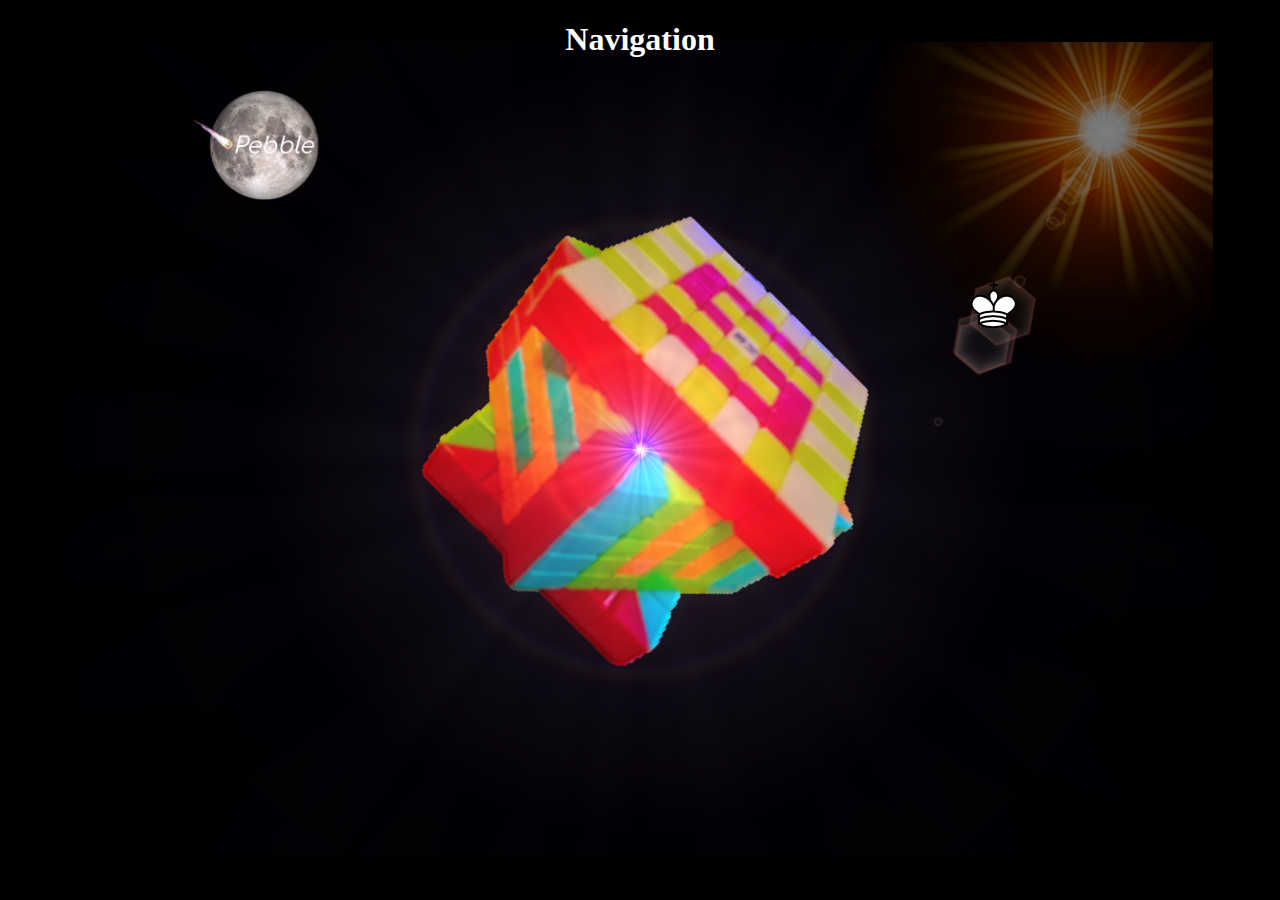
<file: index.html>
<!DOCTYPE html>
<html>
    <head>
        <meta charset="utf-8">
        <meta name="viewport" content="width=device-width">
        <title>Feynman Sums</title>
        <link rel="shortcut icon" href="images/googlepfp.png" type="image/">
        <link href="index.css" rel="stylesheet" type="text/css"/>
        <script src="index.js"></script>
        <script async src="https://pagead2.googlesyndication.com/pagead/js/adsbygoogle.js?client=ca-pub-2452953355131889" crossorigin="anonymous"></script>
    </head>
    <body>
        <h1>
            Navigation
        </h1>
        <div id="pebble">
            <a href="pebble/pebbletwo.html"><img src="images/pebblePic.png" id="pebble-img"></a>
        </div>
        <div id="chess">
            <a href="chess.html"><img src="images/WhiteKing.png" id="king-img"></a>
        </div>
    </body>
</html>
</file>
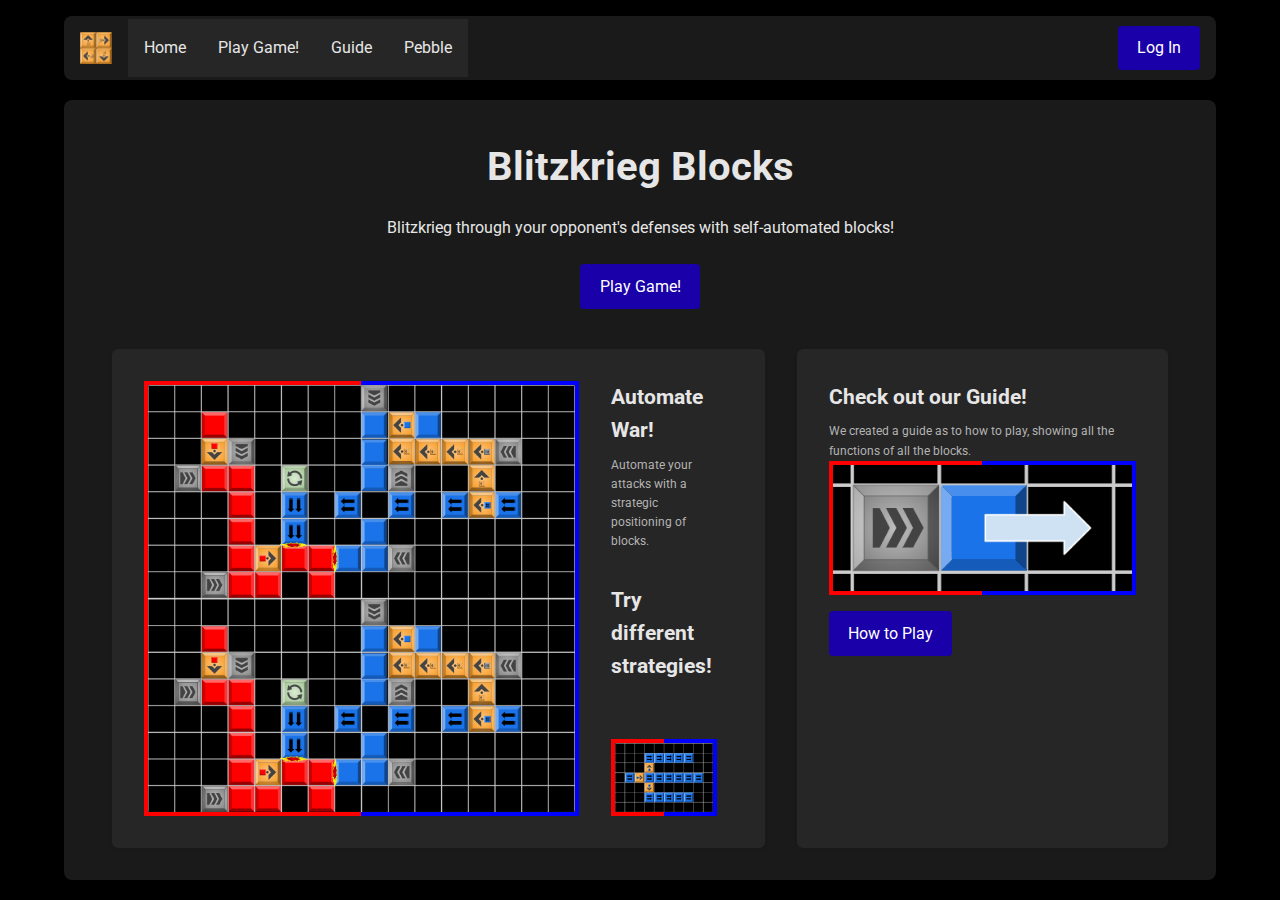
<file: Blockrieg/index.html>
<!doctype html>
<html lang="en">
  <head>
    <meta charset="UTF-8" />
    <link rel="icon" type="image/png" href="/Blockrieg/assets/Blockrieg-BiJqYo1p.png" />
    <meta name="viewport" content="width=device-width, initial-scale=1.0" />
    <title>Blockrieg</title>
    <script type="module" crossorigin src="/Blockrieg/assets/index-gfsTq0GU.js"></script>
    <link rel="stylesheet" crossorigin href="/Blockrieg/assets/index-DTHqNRrJ.css">
  </head>
  <body>
    <div id="root"></div>
  </body>
</html>
</file>
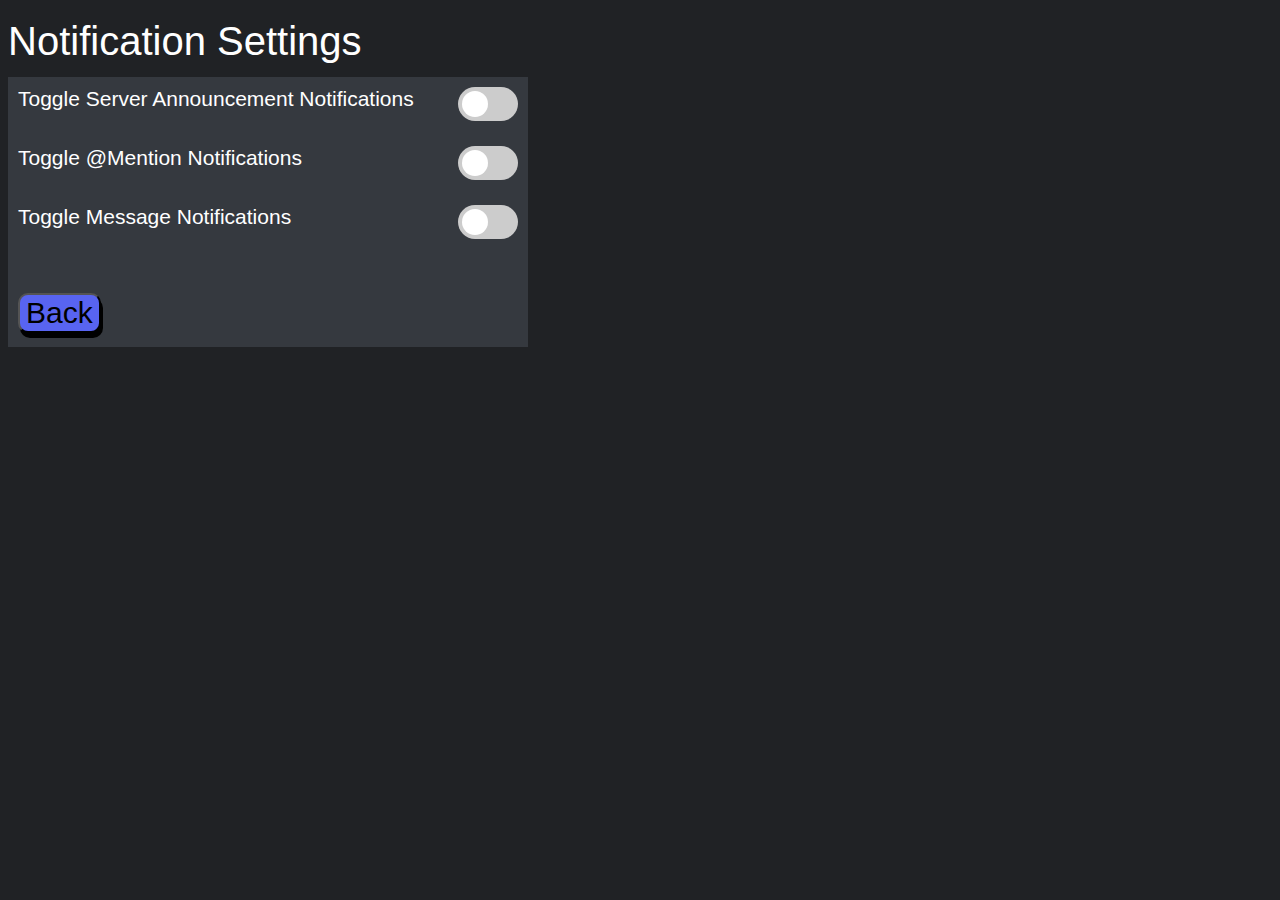
<file: notifications/notifications.html>
<html>
    <head>
        <title>Notifications</title>

        <script src="../universal.js"></script>
        <link rel="stylesheet" href="../universal.css">

        <script src="notifications.js"></script>
        <link rel="stylesheet" href="notifications.css">
    </head>
    <body>
        <div class="text" id="notif-title">Notification Settings</div>
        <div id="menu">
            <div class ="container" id="announcements-container">
                <div class="text" id="announcements-text">Toggle Server Announcement Notifications</div>
                <label class="switch">
                    <input type="checkbox" id="server-announcements">
                    <span class="slider round"></span>
                </label>
            </div>
            <div class ="container" id="mention-container">
                <div class="text" id="mention-text">Toggle @Mention Notifications</div>
                <label class="switch">
                    <input type="checkbox" id="mention">
                    <span class="slider round"></span>
                </label>
            </div>
            <div class ="container" id="message-container">
                <div class="text" id="message-text">Toggle Message Notifications</div>
                <label class="switch">
                    <input type="checkbox" id="message">
                    <span class="slider round"></span>
                </label><br>
            </div>
            <button type="button" onclick="window.location.replace('../pebble/pebble.html?ignore=true')">Back</button>
        </div>
    </body>
</html>
</file>
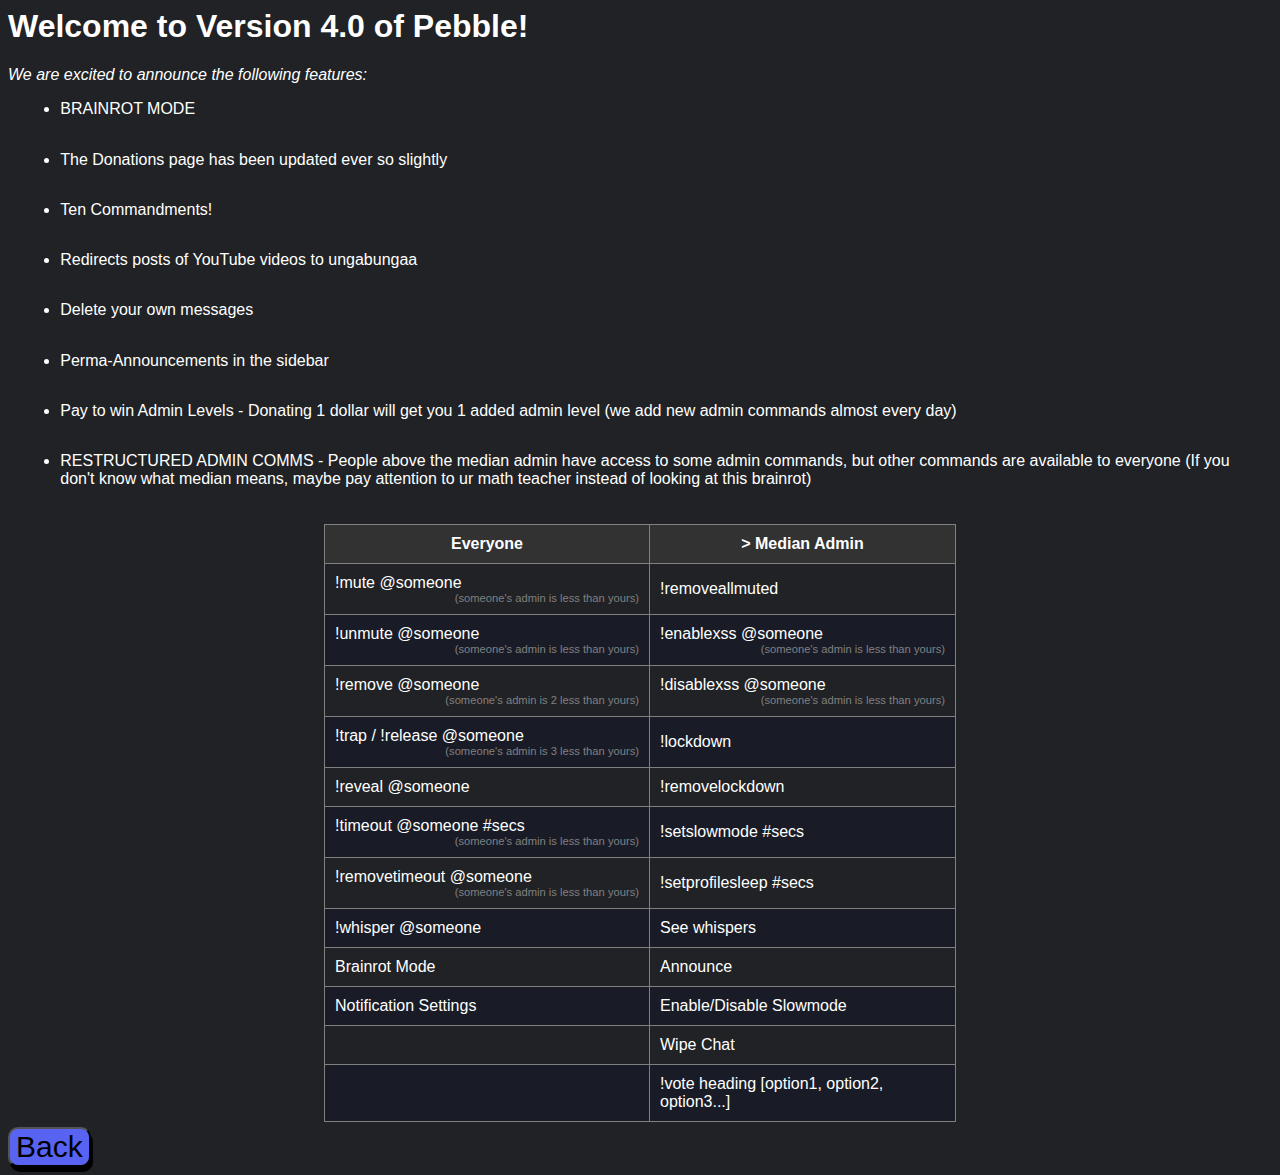
<file: UpdateNotes/updateNotes.html>
<html>
    <head>
        <link rel="stylesheet" href="../universal.css">
        <link rel="stylesheet" href="updateNotes.css">
        <title>Update Notes</title>
    </head>
    <body>
        <div class="updates">
            <h1>Welcome to Version 4.0 of Pebble!</h1>
            <p><i>We are excited to announce the following features: </i></p>
            <ul>
                <li>BRAINROT MODE</li>
                <li>The Donations page has been updated ever so slightly</li>
                <li>Ten Commandments!</li>
                <li>Redirects posts of YouTube videos to ungabungaa</li>
                <li>Delete your own messages</li>
                <li>Perma-Announcements in the sidebar</li>
                <li>Pay to win Admin Levels - Donating 1 dollar will get you 1 added admin level (we add new admin commands almost every day)</li>
                <li>RESTRUCTURED ADMIN COMMS - People above the median admin have access to some admin commands, but other commands are available to everyone (If you don't know what median means, maybe pay attention to ur math teacher instead of looking at this brainrot)</li>
            </ul>
        </div>
        <table>
            <thead>
                <tr>
                    <th>Everyone</th>
                    <th>> Median Admin</th>
                </tr>
            </thead>
            <tbody>
                <tr>
                    <td>!mute @someone <span class="hint">(someone's admin is less than yours)</span></td>
                    <td>!removeallmuted</td>
                </tr>
                <tr>
                    <td>!unmute @someone <span class="hint">(someone's admin is less than yours)</span></td>
                    <td>!enablexss @someone<span class="hint">(someone's admin is less than yours)</span></td>
                </tr>
                <tr>
                    <td>!remove @someone <span class="hint">(someone's admin is 2 less than yours)</span></td>
                    <td>!disablexss @someone<span class="hint">(someone's admin is less than yours)</span></td>
                </tr>
                <tr>
                    <td>!trap / !release @someone <span class="hint">(someone's admin is 3 less than yours)</span></td>
                    <td>!lockdown</td>
                </tr>
                <tr>
                    <td>!reveal @someone</td>
                    <td>!removelockdown</td>
                </tr>
                <tr>
                    <td>!timeout @someone #secs<span class="hint">(someone's admin is less than yours)</span></td>
                    <td>!setslowmode #secs</td>
                </tr>
                <tr>
                    <td>!removetimeout @someone<span class="hint">(someone's admin is less than yours)</span></td>
                    <td>!setprofilesleep #secs</td>
                </tr>
                <tr>
                    <td>!whisper @someone</td>
                    <td>See whispers</td>
                </tr>
                <tr>
                    <td>Brainrot Mode</td>
                    <td>Announce</td>
                </tr>
                <tr>
                    <td>Notification Settings</td>
                    <td>Enable/Disable Slowmode</td>
                </tr>
                <tr>
                    <td></td>
                    <td>Wipe Chat</td>
                </tr>
                <tr>
                    <td></td>
                    <td>!vote heading [option1, option2, option3...]</td>
                </tr>
            </tbody>
        </table>
        <button type="button" onclick="window.location.replace('../pebble/pebble.html')">Back</button>
    </body>
</html>
</file>
<file: index.css>
* {
    background-color: black;
    background-image: url("images/myBackground.png");
    background-attachment: fixed;
    background-position: center;
    background-repeat: no-repeat;
    background-size: cover;
    color: white;
    vertical-align: middle;
    text-align: center;
}

h1 {
    text-align: center;
}

#pebble-img {
    border: 4px;
    border-color: white;
    max-width: 10%;
    position: absolute;
    top: 10%;
    left: 15%;
}

#king-img {
    border: 4px;
    border-color: white;
    max-width: 10%;
    position: absolute;
    top: 30.5%;
    left: 75.2%;
}
</file>
<file: Blockrieg/assets/index-DTHqNRrJ.css>
@import"https://fonts.googleapis.com/css2?family=Roboto:wght@400;500;700&display=swap";*{box-sizing:border-box;font-size:1rem;font-size:min(1rem,4vw)}html,body{height:100vh;margin:0;padding:0;overflow-x:hidden}:root{--background-color: hsl(0, 0%, 0%);--secondary-background: hsl(0, 0%, 10%);--ternary-background: hsl(0, 0%, 15%);--primary-color: hsl(0, 0%, 90%);--secondary-color: hsl(0, 0%, 70%);--ternary-color: hsl(0, 0%, 50%);--quaternary-color: hsl(0, 0%, 50%);--hue-primary: hsl(249, 100%, 33%);--hue-secondary: hsl(249, 100%, 43%)}#root{display:flex;flex-direction:column;height:100%;width:100%;max-height:100vh;max-width:100vw}::-webkit-scrollbar{width:6px}::-webkit-scrollbar-thumb{background:#555;border-radius:6px}::-webkit-scrollbar-track{background:transparent}::-webkit-scrollbar-thumb:hover{background:#888}body{font-family:Roboto,sans-serif;background-color:var(--background-color);color:var(--secondary-color);line-height:1.6;width:100%;max-width:100%;height:100vh;max-height:100vh;display:flex;flex-direction:column}nav{width:90%;display:flex;align-items:center;padding:1rem;background-color:var(--secondary-background);height:4rem;margin:auto;margin-top:1rem;border-radius:8px}.logo{height:100%;align-items:center;padding-right:1rem}img{height:100%;align-items:center}.navBtn{color:var(--primary-color);background-color:var(--ternary-background);padding:1rem;transition:transform .25s;text-decoration:none;text-wrap-mode:nowrap;border:0px solid white}.navBtn:hover{color:var(--primary-color);transform:scale(1.15);border-radius:8px;border:1px solid var(--secondary-color);z-index:100}.profile{margin-left:auto;display:flex;align-items:center;gap:1rem}.profile-name{color:var(--primary-color)}.dropdown{position:relative;display:inline-block}.dropbtn{color:var(--primary-color);background-color:var(--secondary-background);padding:.5rem;border:0px solid white;border-radius:50%}.dropdown-content{display:none;position:absolute;top:100%;left:0;background-color:var(--ternary-background);min-width:160px;box-shadow:0 2px 6px #0003;z-index:1;flex-direction:column}.dropdown-content a{color:var(--primary-color);padding:12px 16px;text-decoration:none;display:block}.dropdown:hover .dropdown-content{display:flex}.dropbtn:hover,.dropdown-content a:hover{background-color:var(--secondary-background);cursor:pointer}.dropdown:hover .arrow{transform:rotate(180deg)}.container{width:90%;margin:auto;margin-top:1.25rem;margin-bottom:1.25rem;background-color:var(--secondary-background);padding:.5rem 2rem 2rem;border-radius:8px;box-shadow:0 0 10px #0000001a;flex-grow:1;display:flex;flex-direction:column;min-height:0}.mainSection{display:flex;flex-grow:1;min-height:0}header{text-align:center;margin-bottom:2rem;color:var(--primary-color)}h1{font-size:min(2.5rem,8vw);margin-bottom:.5rem}header p{font-size:min(1rem,4vw)}p{max-width:40rem;margin:1rem auto}footer{text-align:center;margin-top:3rem;font-size:.9rem;color:var(--secondary-background)}.btn{display:inline-block;background-color:var(--hue-primary);color:#fff;border:none;padding:.6rem 1.2rem;font-size:1rem;border-radius:4px;cursor:pointer;transition:background-color .3s ease;text-decoration:none;margin:.5rem 0}.btn:hover{background-color:var(--hue-secondary)}.card{background-color:var(--ternary-background);border-radius:6px;padding:2rem;box-shadow:0 2px 5px #0000000d;display:flex;justify-content:space-around;height:100%;max-height:100%;min-height:0%;margin:0 1rem;flex-grow:1}.guideCard{height:auto;width:95%;margin:auto;margin-bottom:1.5rem}.card img{max-width:100%;max-height:100%;width:auto;height:auto;display:block;border-radius:6px;border:4px solid;border-image:linear-gradient(to right,red 50%,#00f 50%);border-image-slice:1}#guideImage{max-width:30%}.firstHomeCard{max-width:60%}.text{display:flex;flex-direction:column;flex-grow:1;margin:0rem 1rem 1rem 2rem;min-height:0;height:100%}.guideText{flex-grow:0}@media (max-width: 1000px){.text{display:none}.mainSection{margin-top:3rem}.card img{width:100%}}.cardTextPart{margin-bottom:min(2rem,10vw);max-width:100%}.card h3{margin-top:0;margin-bottom:.5rem;font-size:calc(.5rem + 1vw);color:var(--primary-color)}.card p{font-size:min(.75rem,15vw,2vh);margin:0}#secondImage{display:block;max-height:100%;max-width:100%;width:auto;height:auto;margin:auto;margin-bottom:0rem;min-height:0}.secondSection{position:relative}.guideButton{position:relative;margin-top:1rem;margin-bottom:1rem}#moverGuide{max-width:100%;max-height:100%;width:auto;height:auto;flex:1 1 auto;margin:auto;margin-top:1rem;margin-bottom:1vh;object-fit:contain}.card h1{color:var(--primary-color);margin-top:0;font-size:calc(.5rem + 1vw)}.guideContainer{display:block;overflow-y:scroll}
</file>
<file: universal.css>
* {
    font-family: "Inter", sans-serif;
}

body {
    background-color: #202225;
    border-width: 0px;
    color: white;
}

hr {
    width: 98%;
}

button {
    cursor: pointer;
    background-color: #5864f1;
    color: black;
    box-shadow: 2px 5px 0px 0px rgb(0,0,0);
    border-radius: 10px;
    font-size: 30px;
    margin-top: 5px;
}

button:hover {
    background-color:#949494;
    transition: 0.2s;
}

button:active {
    box-shadow: 0px 0px 0px 0px rgb(0,0,0);
    transition: 0.2s;
}

::-webkit-scrollbar {
    width: 6px;
}

::-webkit-scrollbar-thumb {
    background: #555;
    border-radius: 6px;
}

::-webkit-scrollbar-track {
    background: transparent;
}

::-webkit-scrollbar-thumb:hover {
    background: #888;
}

table {
    width: 50%; /* Table width */
    margin: auto; /* Center horizontally */
    border-collapse: collapse; /* Remove gaps between cells */
}

th, td {
    padding: 10px; /* Spacing */
    border: 1px solid gray; /* Add border */
}

thead {
    background-color: rgb(50, 50, 50);
    color: white;
}

tbody tr:nth-child(even) {
    background-color: rgb(25, 28, 39);
}

li {
    padding-bottom: 20px;
}

.overlay {
    position: fixed; /* Ensure it stays fixed on the screen */
    top: 0;
    left: 0;
    width: 100%;
    height: 100%;
    background-color: rgba(0, 0, 0, 0.5); /* Dimmed background */
}

.popup {
    background-color: rgb(61, 64, 66);
    position: fixed; /* Changed to fixed for better positioning */
    display: flex;
    flex-direction: column;
    overflow-y: auto;
    
    top: 50%;
    left: 50%;
    transform: translate(-50%, -50%); /* Centers the popup */

    border-top-left-radius: 10px;
    border-bottom-left-radius: 10px;
    
    border: 1px solid black;
    box-shadow: 0px 0px 10px rgba(0, 0, 0, 0.3);
}

.popup-heading {
    background-color: rgb(61, 64, 66);
    position: sticky;
    top: 0;
    margin-top: 0%;
    margin-bottom: 0%;
    padding: 20px;
    border-bottom: white solid 1px;
}

.popup-body {
    padding: 20px;
}

.popup-buttons {
    position: sticky;
    top: 50px;
    display: flex;
    flex-direction: row;
    margin: 20px;
    justify-content: flex-end;
}

.popup-buttons > *{
    flex-grow: 1;
}

.popup-button{
    margin: 10px;
    font-size: 30;
}
</file>
<file: notifications/notifications.css>
.switch {
    position: relative;
    display: inline-block;
    width: 60px;
    height: 34px;
}

.switch input {
    opacity: 0;
    width: 0;
    height: 0;
}

.slider {
    position: absolute;
    cursor: pointer;
    top: 0;
    left: 0;
    right: 0;
    bottom: 0;
    background-color: #ccc;
}

.slider:before {
    position: absolute;
    content: "";
    height: 26px;
    width: 26px;
    left: 4px;
    bottom: 4px;
    background-color: white;
}

input:checked + .slider {
    background-color: #2196F3;
}

input:focus + .slider {
    box-shadow: 0 0 1px #2196F3;
}

input:checked + .slider:before {
    -webkit-transform: translateX(26px);
    -ms-transform: translateX(26px);
    transform: translateX(26px);
}

.slider.round {
    border-radius: 34px;
}

.slider.round:before {
    border-radius: 50%;
}

button {
    position: absolute;
    bottom: 5%;

}

#menu {
    padding: 10px;
    background-color: #35393f;
    width: 500px;
    height: 250px;
    position: absolute;
}

.text {
    font-size: 21px;
}

label {
    margin-left: auto;
}

.container {
    display: flex;
    margin-bottom: 5%;
}

#notif-title {
    font-size: 40px;
    margin-top: 1.5%;
    margin-bottom: 1%;
}
</file>
<file: UpdateNotes/updateNotes.css>
li {
    margin: 1%;
}

.hint {
    color: gray;
    font-size: 70%;
    float: right;
}
</file>
